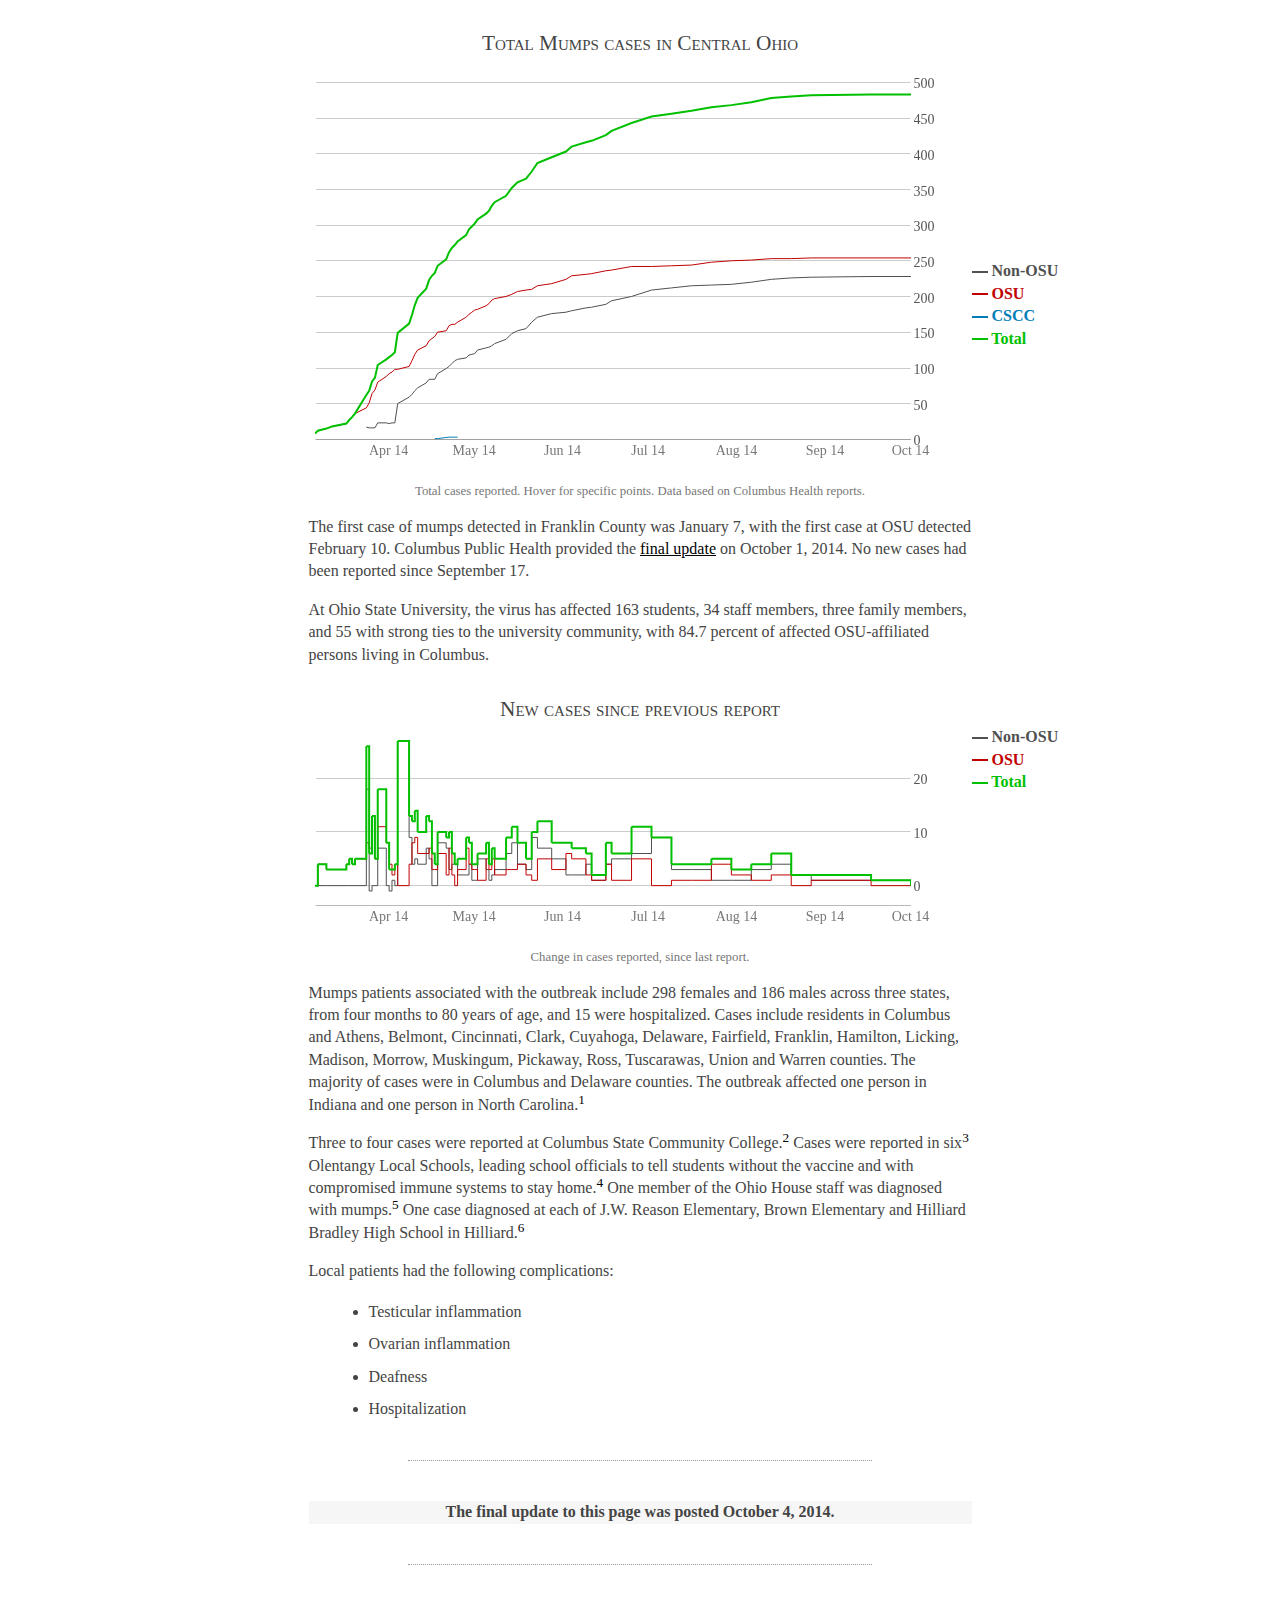
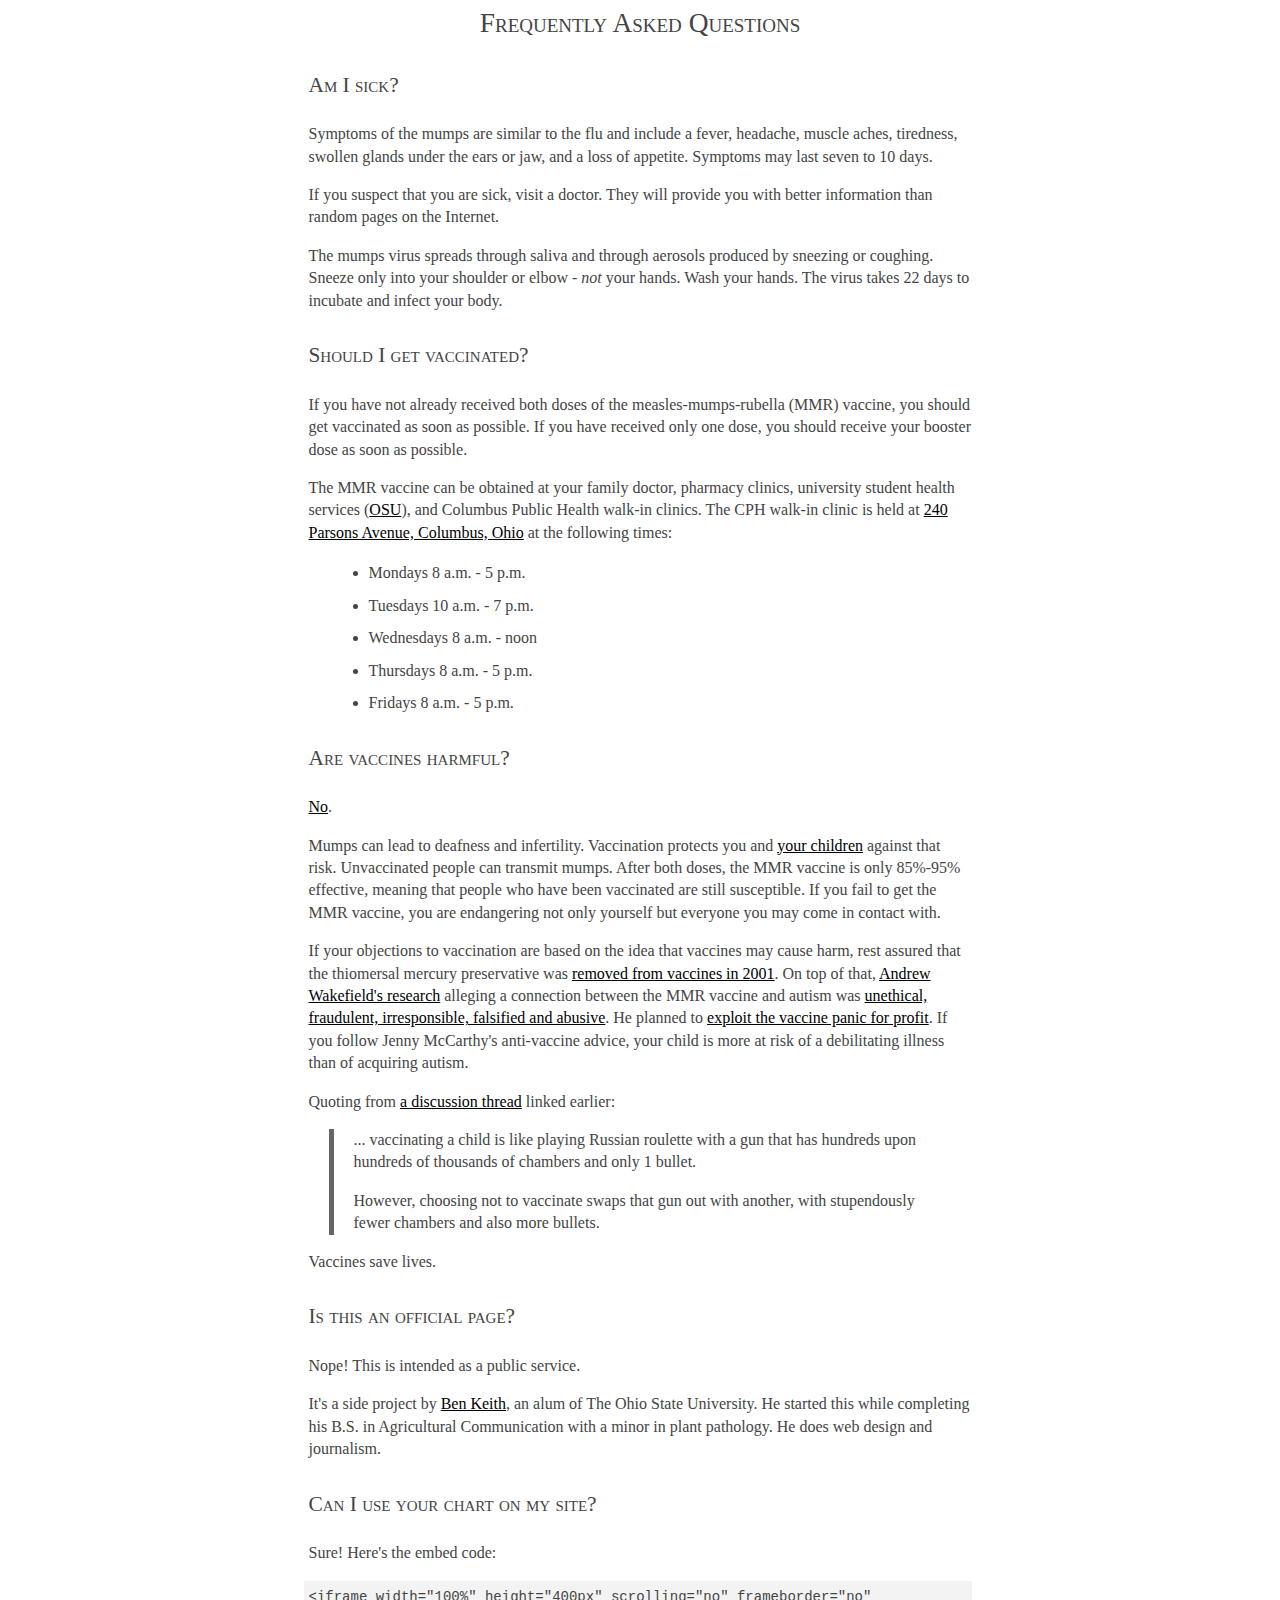
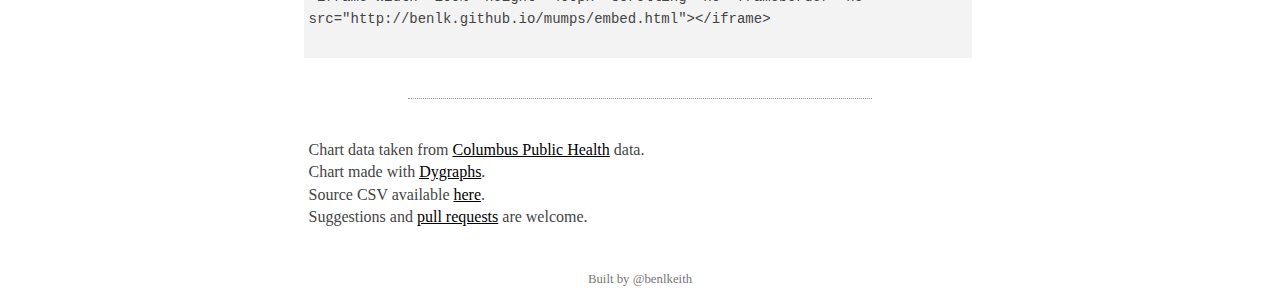
<file: index.html>
<!DOCTYPE HTML5>
<html>
	<head>
		<title>Central Ohio Mumps Tracker</title>
		<link rel="stylesheet" href="uberwriter.css" type="text/css"></link>
		<link rel="stylesheet" href="app.css" type="text/css"></link>
		
		<meta property="og:title" content="Central Ohio Mumps Tracker" />
		<meta property="og:type" content="website" />
		<meta property="og:url" content="http://benlk.github.io/mumps/" />
		<meta property="og:image" content="http://benlk.github.io/mumps/og-img.png" />
		<meta name="viewport" content="width=device-width, initial-scale=1, user-scalable=no, minimal-ui">
		
		<meta name="twitter:card" content="photo">
		<meta name="twitter:creator" content="@benlkeith">
		<meta name="twitter:title" content="Central Ohio Mumps Chart">
		<meta name="twitter:image" content="http://benlk.github.io/mumps/og-img.png">
		<meta name="twitter:image:src" content="http://benlk.github.io/mumps/og-img.png">
		<meta name="twitter:domain" content="benlk.com">
		
		<link rel="apple-touch-icon" href="./favicon.png" />
		<link rel="shortcut icon" href="./favicon.png">
	</head>
	<body>
		<h2 class="title">Total Mumps cases in Central Ohio</h2>
		<div class="dygraph-container"><div id="dygraph"></div></div>
		<div id="dygraph-labels"></div>
		<p class="by">Total cases reported. Hover for specific points. Data based on Columbus Health reports.</p>
		
		<p>The first case of mumps detected in Franklin County was January 7, with the first case at OSU detected February 10. Columbus Public Health provided the <a href="https://twitter.com/CPHOEP/status/517344474104483840">final update</a> on October 1, 2014. No new cases had been reported since September 17. </p>
		<p>At Ohio State University, the virus has affected 163 students, 34 staff members, three family members, and 55 with strong ties to the university community, with 84.7 percent of affected OSU-affiliated persons living in Columbus. </p>
        <h2 class="title">New cases since previous report</h2>
        <div class="dy2-container"><div id="dy2"></div></div>
		<div id="dy2-labels"></div>
        <p class="by">Change in cases reported, since last report.</p>

		<p>Mumps patients associated with the outbreak include 298 females and 186 males across three states, from four months to 80 years of age, and 15 were hospitalized. Cases include residents in Columbus and Athens, Belmont, Cincinnati, Clark, Cuyahoga, Delaware, Fairfield, Franklin, Hamilton, Licking, Madison, Morrow, Muskingum, Pickaway, Ross, Tuscarawas, Union and Warren counties. The majority of cases were in Columbus and Delaware counties. The outbreak affected one person in Indiana and one person in North Carolina.<sup><a href="https://twitter.com/CPHOEP/status/479328431608692736">1</a></sup></p>
		<p>Three to four cases were reported at Columbus State Community College.<sup><a href="http://www.nbc4i.com/story/25300367/mumps-outbreak-grows-to-253-cases">2</a></sup> Cases were reported in six<sup><a href="http://www.nbc4i.com/story/25322507/mumps-outbreak-grows-to-269-cases">3</a></sup> Olentangy Local Schools, leading school officials to tell students without the vaccine and with compromised immune systems to stay home.<sup><a href="http://www.dispatch.com/content/stories/local/2014/04/18/olentangy-students-without-mumps-vaccine-must-stay-home-for-25-days.html">4</a></sup> One member of the Ohio House staff was diagnosed with mumps.<sup><a href="http://dispatchpolitics.dispatch.com/content/blogs/the-daily-briefing/2014/05/05-05-14-house-mumps.html">5</a></sup> One case diagnosed at each of J.W. Reason Elementary, Brown Elementary and Hilliard Bradley High School in Hilliard.<sup><a href="http://www.dispatch.com/content/stories/local/2014/05/12/Hilliard-schools-warns-parents-about-mumps-cases.html">6</a></sup></p> 
		<p>Local patients had the following complications:</p>
		<p><ul>
			<li>Testicular inflammation</li>
			<li>Ovarian inflammation</li>
			<li>Deafness</li>
			<li>Hospitalization</li>
		</ul></p>

        <hr>
		<p class="caption"><strong>The final update to this page was posted October 4, 2014.</strong></p>
		<hr>
		
		<h1 id="faq">Frequently Asked Questions</h1>
		
		<h2 id="q-sick">Am I sick?</h2>
		<p>Symptoms of the mumps are similar to the flu and include a fever, headache, muscle aches, tiredness, swollen glands under the ears or jaw, and a loss of appetite. Symptoms may last seven to 10 days.</p>
		<p>If you suspect that you are sick, visit a doctor. They will provide you with better information than random pages on the Internet.</p>
		<p>The mumps virus spreads through saliva and through aerosols produced by sneezing or coughing. Sneeze only into your shoulder or elbow - <i>not</i> your hands. Wash your hands. The virus takes 22 days to incubate and infect your body.<p>
		
		<h2 id="q-vaccinated">Should I get vaccinated?</h2>
		<p>If you have not already received both doses of the measles-mumps-rubella (MMR) vaccine, you should get vaccinated as soon as possible. If you have received only one dose, you should receive your booster dose as soon as possible.</p>
		<p>The MMR vaccine can be obtained at your family doctor, pharmacy clinics, university student health services (<a href="https://www.osu.edu/mumpsinfo">OSU</a>), and Columbus Public Health walk-in clinics. The CPH walk-in clinic is held at <a href="https://www.google.com/maps/place/240+Parsons+Ave+Columbus+OH+43215">240 Parsons Avenue, Columbus, Ohio</a> at the following times:
			<ul>
				<li>Mondays 8 a.m. - 5 p.m.</li>
				<li>Tuesdays 10 a.m. - 7 p.m.</li>
				<li>Wednesdays 8 a.m. - noon</li>
				<li>Thursdays 8 a.m. - 5 p.m.</li>
				<li>Fridays 8 a.m. - 5 p.m.</li>
			</ul>
		</p>
		
		<h2 id="q-harmful">Are vaccines harmful?</h2>
		<p><a href="http://www.parenting.com/article/10-vaccine-myths---busted">No</a>. </p>
		<p>Mumps can lead to deafness and infertility. Vaccination protects you and <a href="http://www.reddit.com/r/VaccineMyths/comments/21zc6n/i_would_rage_if_this_was_handed_to_me/cgicl4u">your children</a> against that risk. Unvaccinated people can transmit mumps. After both doses, the MMR vaccine is only 85%-95% effective, meaning that people who have been vaccinated are still susceptible. If you fail to get the MMR vaccine, you are endangering not only yourself but everyone you may come in contact with.</p> 
		<p>If your objections to vaccination are based on the idea that vaccines may cause harm, rest assured that the thiomersal mercury preservative was <a href="http://www.theverge.com/2013/10/21/4767530/vaccine-deniers-inside-the-dumb-dangerous-new-fad">removed from vaccines in 2001</a>. On top of that, <a href="https://en.wikipedia.org/wiki/Andrew_Wakefield">Andrew Wakefield's research</a> alleging a connection between the MMR vaccine and autism was <a href="http://dx.doi.org/10.1136%2Fbmj.c5347">unethical, fraudulent, irresponsible, falsified and abusive</a>. He planned to <a href="http://dx.doi.org/10.1136/bmj.c5258">exploit the vaccine panic for profit</a>. If you follow Jenny McCarthy's anti-vaccine advice, your child is more at risk of a debilitating illness than of acquiring autism.</p>
		<p>Quoting from <a href="http://www.reddit.com/r/VaccineMyths/comments/21zc6n/i_would_rage_if_this_was_handed_to_me/cgicl4u">a discussion thread</a> linked earlier:</p>
		<blockquote><p>... vaccinating a child is like playing Russian roulette with a gun that has hundreds upon hundreds of thousands of chambers and only 1 bullet.</p>
		<p>However, choosing not to vaccinate swaps that gun out with another, with stupendously fewer chambers and also more bullets.</p>
		</blockquote>
		<p>Vaccines save lives.</p>
		
		<h2 id="q-official">Is this an official page?</h2>
		<p>Nope! This is intended as a public service.</p> 
		<p>It's a side project by <a href="http://benlk.com">Ben Keith</a>, an alum of The Ohio State University. He started this while completing his B.S. in Agricultural Communication with a minor in plant pathology. He does web design and journalism. </p>
		
		<h2 id="q-embed">Can I use your chart on my site?</h2>
		<p>Sure! Here's the embed code:</p>
		<code><pre>
&lt;iframe width="100%" height="400px" scrolling="no" frameborder="no"
src="http://benlk.github.io/mumps/embed.html"&gt;&lt;/iframe&gt;
		</pre></code>
		
		<hr>
		<p>Chart data taken from <a href="https://twitter.com/ColumbusHealth">Columbus Public Health</a> data.<br>
		Chart made with <a href="http://dygraphs.com/">Dygraphs</a>.<br>
		Source CSV available <a href="data.csv">here</a>.<br>
		Suggestions and <a href="https://github.com/benlk/mumps/">pull requests</a> are welcome. 
		</p>
		
		<p class="by">
		<iframe src="http://ghbtns.com/github-btn.html?user=benlk&repo=mumps&type=watch" allowtransparency="true" frameborder="0" scrolling="0" width="62" height="20"></iframe><br>
		Built by <a href="https://twitter.com/benlkeith">@benlkeith</a>
  		</p>
		
		<script src="dygraph-combined.js"></script>
        <script src="app.js"></script>
	</body>
</html>
</file>
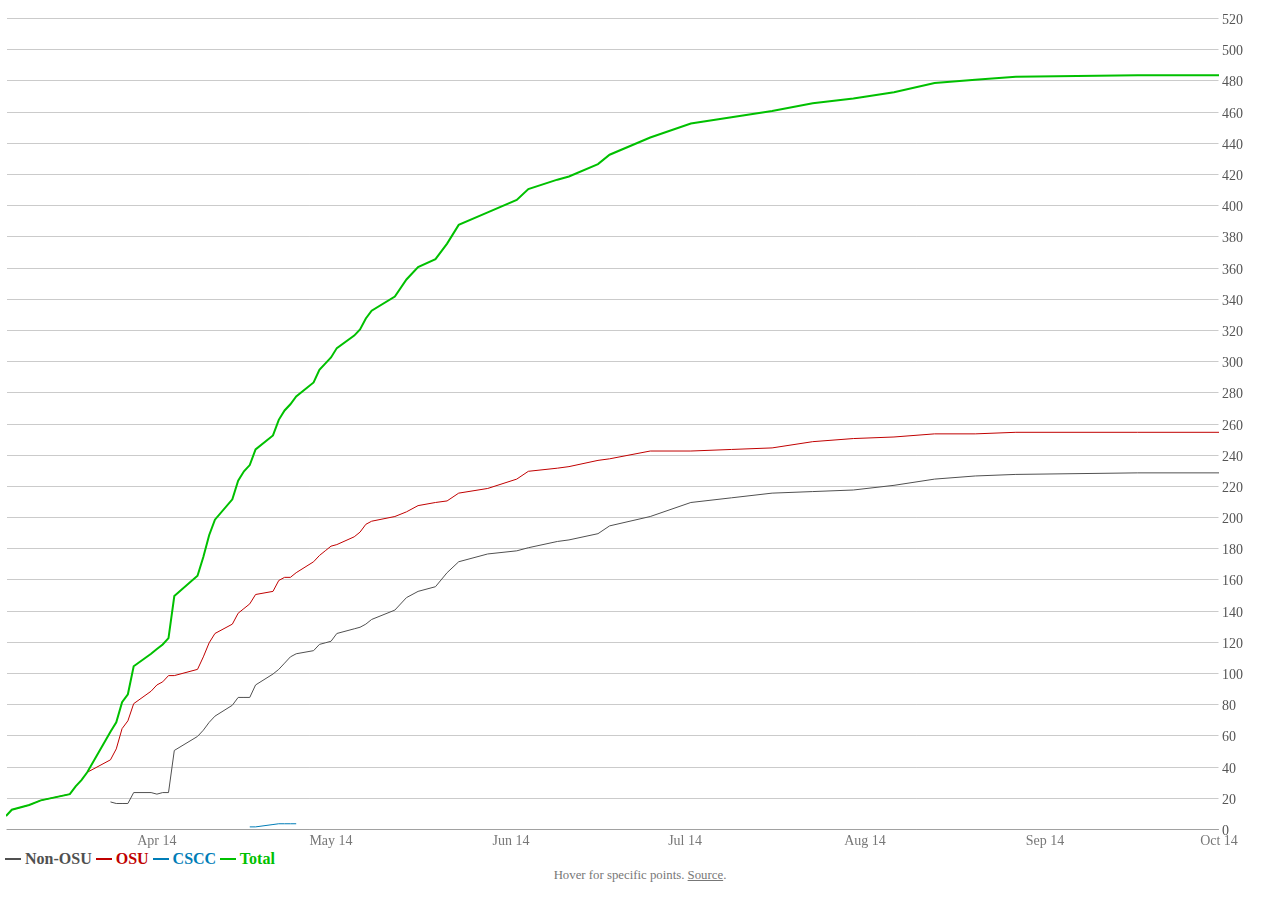
<file: embed.html>
<!DOCTYPE HTML5>
<html>
	<head>
		<title>Mumps Chart</title>
		<script src="dygraph-combined.js"></script>
		<link rel="stylesheet" href="embed.css" type="text/css"></link>
		
		<meta property="og:title" content="Central Ohio Mumps Tracker" />
		<meta property="og:type" content="website" />
		<meta property="og:url" content="http://benlk.github.io/mumps/" />
		<meta property="og:image" content="http://benlk.github.io/mumps/og-img.png" />
		<link rel="apple-touch-icon" href="./favicon.png" />
		<link rel="shortcut icon" href="./favicon.png">
	</head>
	<body>
		<div id="dygraph-container"><div id="dygraph"></div></div>
		<div id="dygraph-labels"></div>
		<p class="by">Hover for specific points. <a href="http://benlk.github.io/mumps/">Source</a>.</p>
		
		<script>
		var colorSets = [
			['#cccccc', // Days since March 0
			 '#505050', // Non-OSU
			 '#c00000', // OSU
			 '#007db7', // CSCC
			 '#00c000'], // Total
			null
		]
		g = new Dygraph(document.getElementById("dygraph"),
			"data.csv",
			{
				rightGap: 5,
				hideOverlayOnMouseOut: false,
				labelsDiv: "dygraph-labels",
				labelsSeparateLines: false,
				labelsShowZeroValues: true,
				legend: "always",
				colors: colorSets[0],
				visibility: [false, true, true, true, true],
				drawXGrid: false,
				axes: {
					includeZero: true,
					y: {
						valueFormatter: function(y) {
							return '';
						},
						axisLabelFormatter: function(y) {
							return '';
						},
						axisLineWidth: 0,
						axisLineColor: '#ffffff',
						yAxisLabelWidth: 0,
						axisLabelWidth: 0,
						drawYAxis: false,
						drawGrid: false
					},
					y2: {
						valueFormatter: function(y) {
							return Math.round(y*0.1)/0.1;
						},
						axisLabelFormatter: function(y) {
							return Math.round(y*0.1)/0.1;
						},
						axisLineColor: '#ffffff',
						axisLabelColor: '#555555',
						drawGrid: true,
						gridLineColor: '#999999',
						independentTicks: true
					},
					x: {
						axisLineColor: '#777777',
						axisLabelColor: '#777777'
					}
					
				},
				'Non-OSU': {
					axis: {
						
					}
				},
				'OSU': {
					axis: 'Non-OSU'
				},
				'CSCC':{
					axis: 'Non-OSU'
				},
				'Total': {
					axis: 'Non-OSU',
					strokeWidth: 2
				},
				'Days since March 0': {
					axis: 'Non-OSU'
				}
				
				/*,
				showRangeSelector: true,
				rangeSelectorHeight: 30,
				rangeSelectorPlotStrokeColor: 'yellow',
				rangeSelectorPlotFillColor: 'lightyellow'*/
				// Commented, but useul in event of future data increases
			});
		</script>
		
	</body>
</html>
</file>
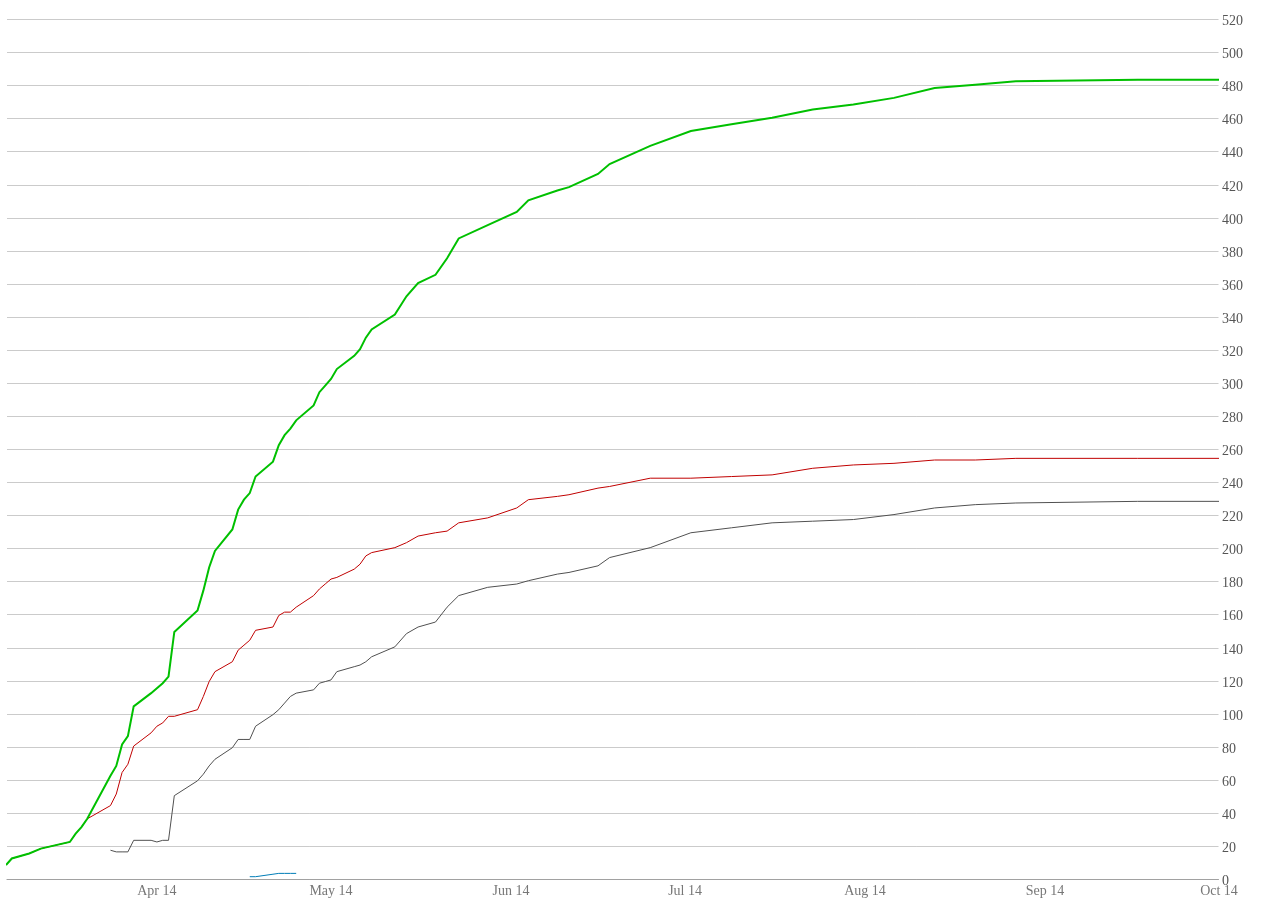
<file: screenshot.html>
<!DOCTYPE HTML5>
<html>
	<head>
		<title>Central Ohio Mumps Tracker</title>
		<script src="dygraph-combined.js"></script>
		<link rel="stylesheet" href="screenshot.css" type="text/css"></link>
		
		<meta property="og:title" content="Central Ohio Mumps Tracker" />
		<meta property="og:type" content="website" />
		<meta property="og:url" content="http://benlk.github.io/mumps/" />
		<meta property="og:image" content="http://benlk.github.io/mumps/og-img.png" />
		<link rel="apple-touch-icon" href="./favicon.png" />
		<link rel="shortcut icon" href="./favicon.png">
	</head>
	<body>
		<div id="dygraph-container"><div id="dygraph"></div></div>
		
		<script>
		var colorSets = [
			['#cccccc', // Days since March 0
			 '#505050', // Non-OSU
			 '#c00000', // OSU
			 '#007db7', // CSCC
			 '#00c000'], // Total
			null
		]
		g = new Dygraph(document.getElementById("dygraph"),
			"data.csv",
			{
				rightGap: 5,
				hideOverlayOnMouseOut: true,
				labelsDiv: "",
				labelsSeparateLines: false,
				labelsShowZeroValues: true,
				legend: "never",
				colors: colorSets[0],
				visibility: [false, true, true, true, true],
				drawXGrid: false,
				axes: {
					includeZero: true,
					y: {
						valueFormatter: function(y) {
							return '';
						},
						axisLabelFormatter: function(y) {
							return '';
						},
						axisLineWidth: 0,
						axisLineColor: '#ffffff',
						yAxisLabelWidth: 0,
						axisLabelWidth: 0,
						drawYAxis: false,
						drawGrid: false
					},
					y2: {
						valueFormatter: function(y) {
							return Math.round(y*0.1)/0.1;
						},
						axisLabelFormatter: function(y) {
							return Math.round(y*0.1)/0.1;
						},
						axisLineColor: '#ffffff',
						axisLabelColor: '#555555',
						axisLabelWidth: 0,
						drawGrid: true,
						gridLineColor: '#999999',
						independentTicks: true
					},
					x: {
						axisLineColor: '#777777',
						axisLabelColor: '#777777'
					}
					
				},
				'Non-OSU': {
					axis: {
						
					}
				},
				'OSU': {
					axis: 'Non-OSU'
				},
				'CSCC':{
					axis: 'Non-OSU'
				},
				'Total': {
					axis: 'Non-OSU',
					strokeWidth: 2
				},
				'Days since March 0': {
					axis: 'Non-OSU'
				}
				
				/*,
				showRangeSelector: true,
				rangeSelectorHeight: 30,
				rangeSelectorPlotStrokeColor: 'yellow',
				rangeSelectorPlotFillColor: 'lightyellow'*/
				// Commented, but useul in event of future data increases
			});
		</script>
		
	</body>
</html>
</file>
<file: uberwriter.css>
/************************************
	
	Based on uberwriter.css by Wolf Vollprecht
	http://uberwriter.wolfvollprecht.de/
	
	A simple and clean stylesheet
	for pure text and stuff
	
	Used under the GPL v2

************************************/


html {
	font-size: 100%;
	-webkit-text-size-adjust: 100%;
	-ms-text-size-adjust: 100%;
}

body {
	font-family: Vollkorn, Georgia, Times, serif;
	font-size: 16px;
	color: #444;
    width: 663px;
    margin: 0 auto;
    line-height: 1.4em;
}


h1, h2, h3, h4, h5, h6 {
}

h1 {
	font-size: 1.714em;
	line-height: 1.333em;
	margin: 0;
	margin-top: 1.111em;
	font-weight: normal;
	text-align: center;
	font-variant:small-caps;
}

h2 {
	font-size: 1.333em;
	line-height: 1.5em;
	margin-top: 1.333em;
	margin-bottom: 1em;
	font-weight: normal;
	font-variant:small-caps;
}

h3 {
	font-size: 1.147;
	line-height: 1.4em;
}
a {
	color: #000;
	-o-transition:.5s;
	-ms-transition:.5s;
	-moz-transition:.5s;
	-webkit-transition:.5s;
	transition:.5s;
}
a:hover, a:active {
	color: #494;
}
blockquote {
    border-left: 5px solid #666;
    padding-left: 20px;
    margin-left: 20px;
}

p, li {
    margin-top: 10px;
}
hr {
    margin-top: 40px;
    margin-bottom: 40px;
    border: none;
    width: 70%;
    border-top: 1px dotted #999;
}
   
ol, ul {
    margin: 1.143em 0 1.143em 40px;
   	padding: 0 0 0 20px;
}

ol li, ul li{
}

code {
	font-size: 14px;
}

pre {
	background: #F3F3F3;
	padding: 5px;
	margin-left: -5px;
}

.title {
	margin-bottom: 0px;
}
.author, .date {
	font-family: Helvetica, Arial, sans-serif;
	font-size: 14px;
	display: inline-block;
	color: #777;
	margin-bottom: 30px;
}

.author::after {
	content: ' ,';
}
.figure {
	display: inline-block;
}
img {
	max-width: 600px;
}
.caption {
	text-align: center;
	background: #F6F6F6;
}
sup {
	line-height: 0.8em;
}
sup a {
	text-decoration: none;
}

@media screen and (max-width: 663px) {
	body {
		width: 100%;
		padding-left: 5px;
		padding-right: 5px;
		
		font-size: 1.1em;
		line-height: 1.3em;
		box-sizing: border-box;
	}
	ul, ol {
		margin-left: 20px;
	}
}
</file>
<file: app.css>
h2.title {
  text-align: center;
}

.dygraph-container, .dy2-container {
	width: 100%;
	text-align: center;
	display: block;
	position: relative;
}
.dygraph-container {
    height: 400px;
}
.dy2-container {
    height: 200px;
}
#dygraph, #dy2 {
	position: absolute;
	left: -50px;
	right: 0px;
	top: 0px;
	bottom: 0px;
}
#dygraph-labels, #dy2-labels {
	width: auto;
	display: inline-block;
	text-align: top;
	vertical-align: top;
}
.dygraph-label {
	font-weight: normal;
}
body {}
a:hover, a:active { 
	color: #944;
}
p.by {
	text-align: center;
	margin-top: 20px;
	font-size: 0.8em;
	color: #777;
}
p.by a {
	color: #777;
	text-decoration: none;
}

@media screen and (min-width: 800px) {
	.dygraph-container, .dy2-container {
		display: block;
	}
	#dygraph-labels, #dy2-labels {
		display: block;
		float: right;
		margin-right: -120px;
		margin-top: -200px;
		width: 120px;
	}
}
@media screen and (min-width: 800px) and (max-width: 930px){
	body {
		margin: 0 auto;
		padding-right: 120px;
	}
}
@media screen and (max-width: 663px){
	.dygraph-container {
		width: 100%;
		height: 300px;
	}
}
</file>
<file: embed.css>
html {
}
body {
	width: 100%;
	position: absolute;
	padding: 0;
	margin: 0;
	left: 0px;
	right: 0px;
	top: 0px;
	bottom: 50px;
}

#dygraph-container {
	left: 0px;
	right: 0px;
	top: 0px;
	bottom: 100px;
	text-align: center;
	display: block;
	height: 100%;
	position: relative;
	padding: 0;
	margin: 0;
}
#dygraph {
	position: absolute;
	left: -50px;
	right: 0px;
	top: 0px;
	bottom: 0px;
}
#dygraph-labels {
	width: auto;
	display: inline-block;
	text-align: top;
	vertical-align: top;
	padding-left: 5px;
}
.dygraph-label {
	font-weight: normal;
}
body {}
a:hover, a:active { 
	color: #944;
}
p.by {
	text-align: center;
	margin: 0;
	font-size: 0.8em;
	color: #777;
}
p.by a {
	color: #777;
	text-decoration: underline;
}

@media screen and (min-width: 800px) {

}
@media screen and (min-width: 800px) and (max-width: 930px){
}
@media screen and (max-width: 663px){
}
</file>
<file: screenshot.css>
html {
	background-color: #fff;
}
body {
	width: 100%;
	height: 100%;
	position: absolute;
	padding: 0;
	margin: 0;
	left: 0px;
	right: 0px;
	top: 0px;
	bottom: 50px;
}

#dygraph-container {
	left: 0px;
	right: 0px;
	top: 0px;
	bottom: 0px;
	text-align: center;
	display: block;
	height: 100%;
	width: 100%;
	position: relative;
	padding: 0;
	margin: 0;
}
#dygraph {
	position: absolute;
	left: -50px;
	right: 0px;
	top: 0px;
	bottom: 0px;
	
}
</file>
